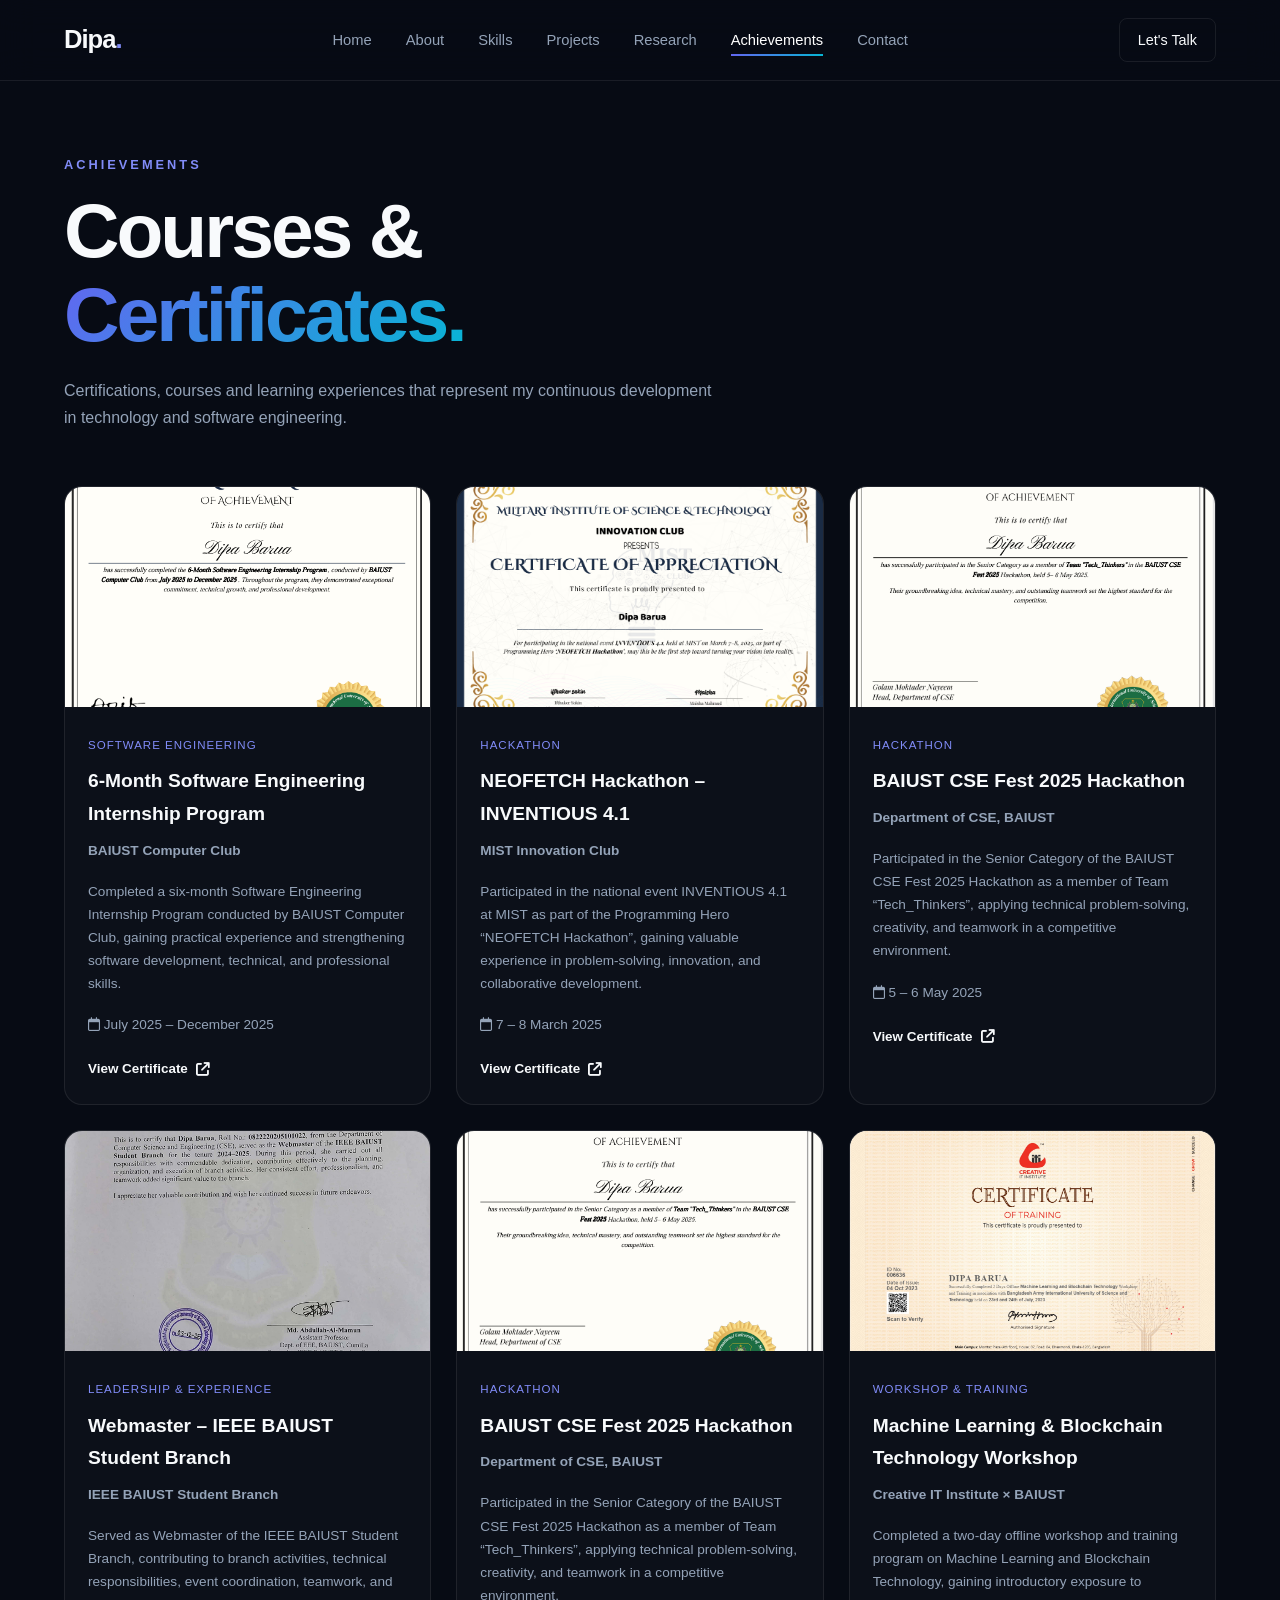
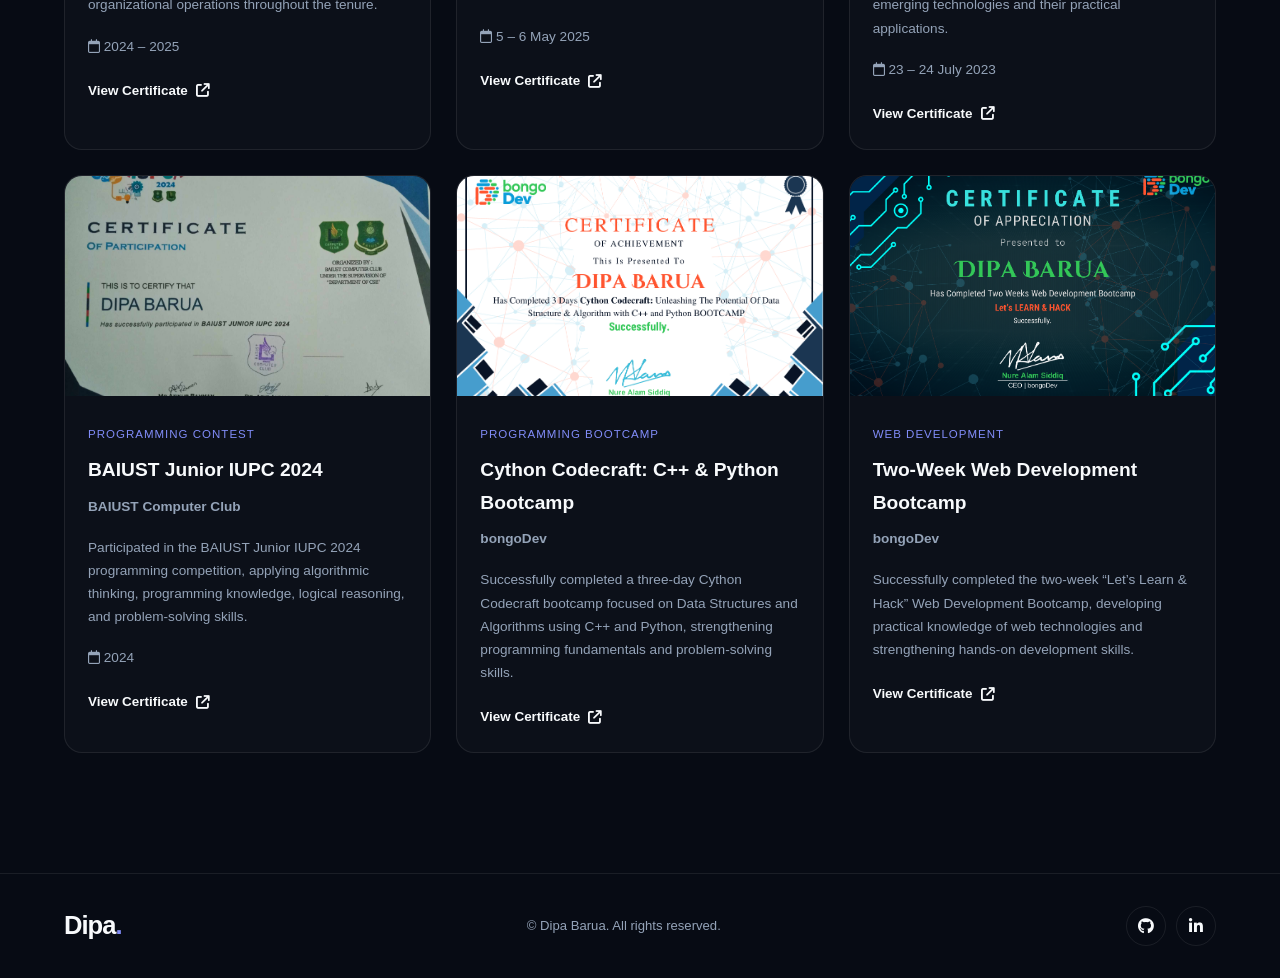
<file: achievement.html>
<!DOCTYPE html>
<html lang="en">

<head>

    <meta charset="UTF-8">

    <meta name="viewport"
          content="width=device-width, initial-scale=1.0">

    <title>
        Achievements | Dipa Barua
    </title>

    <link rel="stylesheet"
          href="style.css">

    <link rel="stylesheet"
          href="https://cdnjs.cloudflare.com/ajax/libs/font-awesome/6.5.2/css/all.min.css">

</head>


<body>


<header class="header">

    <nav class="navbar container">

        <a href="index.html"
           class="logo">

            Dipa<span>.</span>

        </a>


        <ul class="nav-links">

            <li>
                <a href="index.html"
                   class="nav-link">
                    Home
                </a>
            </li>


            <li>
                <a href="index.html#about"
                   class="nav-link">
                    About
                </a>
            </li>


            <li>
                <a href="index.html#skills"
                   class="nav-link">
                    Skills
                </a>
            </li>


            <li>
                <a href="index.html#projects"
                   class="nav-link">
                    Projects
                </a>
            </li>


            <li>
                <a href="research.html"
                   class="nav-link">
                    Research
                </a>
            </li>


            <li>
                <a href="achievement.html"
                   class="nav-link active">
                    Achievements
                </a>
            </li>


            <li>
                <a href="index.html#contact"
                   class="nav-link">
                    Contact
                </a>
            </li>

        </ul>


        <div class="nav-actions">

            <a href="index.html#contact"
               class="nav-contact">
                Let's Talk
            </a>


            <button class="menu-btn"
                    id="menuBtn">

                <i class="fa-solid fa-bars"></i>

            </button>

        </div>

    </nav>

</header>



<main>


    <section class="achievement-page">

        <div class="container">


            <div class="achievement-page-heading">

                <span class="section-tag">
                    ACHIEVEMENTS
                </span>

                <h1>
                    Courses &
                    <span>Certificates.</span>
                </h1>


                <p>

                    Certifications, courses and learning experiences
                    that represent my continuous development in
                    technology and software engineering.

                </p>

            </div>



 <div class="certificate-grid">


    <!-- =====================================
         Certificate 1
         Software Engineering Internship
    ====================================== -->

    <article class="certificate-card">

        <div class="certificate-image">

            <img
                src="images/certificate/bcc_intern.png"
                alt="6-Month Software Engineering Internship Certificate">


            <div class="certificate-overlay">

                <a
                    href="images/certificate/bcc_intern.png"
                    target="_blank"
                    aria-label="View Software Engineering Internship Certificate">

                    <i class="fa-solid fa-eye"></i>

                </a>

            </div>

        </div>


        <div class="certificate-content">

            <span class="certificate-category">
                Software Engineering
            </span>


            <h3>
                6-Month Software Engineering Internship Program
            </h3>


            <p>
                <strong>
                    BAIUST Computer Club
                </strong>
            </p>


            <p>
                Completed a six-month Software Engineering Internship Program
                conducted by BAIUST Computer Club, gaining practical experience
                and strengthening software development, technical, and
                professional skills.
            </p>


            <p>
                <i class="fa-regular fa-calendar"></i>
                July 2025 – December 2025
            </p>


            <a
                href="images/certificate/bcc_intern.png"
                target="_blank"
                class="certificate-link">

                View Certificate

                <i class="fa-solid fa-arrow-up-right-from-square"></i>

            </a>

        </div>

    </article>



    <!-- certificate 2-->
    <article class="certificate-card">

    <div class="certificate-image">

        <img
            src="images/certificate/MIST_hackathon.png"
            alt="MIST NEOFETCH Hackathon Certificate of Appreciation">

        <div class="certificate-overlay">

            <a
                href="images/certificate/MIST_hackathon.png"
                target="_blank"
                aria-label="View MIST NEOFETCH Hackathon Certificate">

                <i class="fa-solid fa-eye"></i>

            </a>

        </div>

    </div>


    <div class="certificate-content">

        <span class="certificate-category">
            Hackathon
        </span>

        <h3>
            NEOFETCH Hackathon – INVENTIOUS 4.1
        </h3>

        <p>
            <strong>
                MIST Innovation Club
            </strong>
        </p>

        <p>
            Participated in the national event INVENTIOUS 4.1 at MIST
            as part of the Programming Hero “NEOFETCH Hackathon”,
            gaining valuable experience in problem-solving,
            innovation, and collaborative development.
        </p>

        <p>
            <i class="fa-regular fa-calendar"></i>
            7 – 8 March 2025
        </p>

        <a
            href="images/certificate/MIST_hackathon.png"
            target="_blank"
            class="certificate-link">

            View Certificate

            <i class="fa-solid fa-arrow-up-right-from-square"></i>

        </a>

    </div>

    </article>
    <!-- =====================================
         Certificate 3
         BAIUST CSE Fest Hackathon
    ====================================== -->

    <article class="certificate-card">

        <div class="certificate-image">

            <img
                src="images/certificate/cse_fest_hackathon.png"
                alt="BAIUST CSE Fest 2025 Hackathon Certificate">


            <div class="certificate-overlay">

                <a
                    href="images/certificate/cse_fest_hackathon.png"
                    target="_blank"
                    aria-label="View BAIUST CSE Fest Hackathon Certificate">

                    <i class="fa-solid fa-eye"></i>

                </a>

            </div>

        </div>


        <div class="certificate-content">

            <span class="certificate-category">
                Hackathon
            </span>


            <h3>
                BAIUST CSE Fest 2025 Hackathon
            </h3>


            <p>
                <strong>
                    Department of CSE, BAIUST
                </strong>
            </p>


            <p>
                Participated in the Senior Category of the BAIUST CSE Fest
                2025 Hackathon as a member of Team “Tech_Thinkers”,
                applying technical problem-solving, creativity,
                and teamwork in a competitive environment.
            </p>


            <p>
                <i class="fa-regular fa-calendar"></i>
                5 – 6 May 2025
            </p>


            <a
                href="images/certificate/cse_fest_hackathon.png"
                target="_blank"
                class="certificate-link">

                View Certificate

                <i class="fa-solid fa-arrow-up-right-from-square"></i>

            </a>

        </div>

    </article>

    <!-- =====================================
         Certificate 4
         IEEE Webmaster Experience
    ====================================== -->

    <article class="certificate-card">

        <div class="certificate-image">

            <img
                src="images/certificate/ieee_experience_cerificate.jfif"
                alt="IEEE BAIUST Student Branch Webmaster Experience Certificate">


            <div class="certificate-overlay">

                <a
                    href="images/certificate/ieee_experience_cerificate.jfif"
                    target="_blank"
                    aria-label="View IEEE Webmaster Experience Certificate">

                    <i class="fa-solid fa-eye"></i>

                </a>

            </div>

        </div>


        <div class="certificate-content">

            <span class="certificate-category">
                Leadership & Experience
            </span>


            <h3>
                Webmaster – IEEE BAIUST Student Branch
            </h3>


            <p>
                <strong>
                    IEEE BAIUST Student Branch
                </strong>
            </p>


            <p>
                Served as Webmaster of the IEEE BAIUST Student Branch,
                contributing to branch activities, technical responsibilities,
                event coordination, teamwork, and organizational operations
                throughout the tenure.
            </p>


            <p>
                <i class="fa-regular fa-calendar"></i>
                2024 – 2025
            </p>


            <a
                href="images/certificate/ieee_experience_cerificate.jfif"
                target="_blank"
                class="certificate-link">

                View Certificate

                <i class="fa-solid fa-arrow-up-right-from-square"></i>

            </a>

        </div>

    </article>



    <!-- =====================================
         Certificate 5
         BAIUST CSE Fest Hackathon
    ====================================== -->

    <article class="certificate-card">

        <div class="certificate-image">

            <img
                src="images/certificate/cse_fest_hackathon.png"
                alt="BAIUST CSE Fest 2025 Hackathon Certificate">


            <div class="certificate-overlay">

                <a
                    href="images/certificate/cse_fest_hackathon.png"
                    target="_blank"
                    aria-label="View BAIUST CSE Fest Hackathon Certificate">

                    <i class="fa-solid fa-eye"></i>

                </a>

            </div>

        </div>


        <div class="certificate-content">

            <span class="certificate-category">
                Hackathon
            </span>


            <h3>
                BAIUST CSE Fest 2025 Hackathon
            </h3>


            <p>
                <strong>
                    Department of CSE, BAIUST
                </strong>
            </p>


            <p>
                Participated in the Senior Category of the BAIUST CSE Fest
                2025 Hackathon as a member of Team “Tech_Thinkers”,
                applying technical problem-solving, creativity,
                and teamwork in a competitive environment.
            </p>


            <p>
                <i class="fa-regular fa-calendar"></i>
                5 – 6 May 2025
            </p>


            <a
                href="images/certificate/cse_fest_hackathon.png"
                target="_blank"
                class="certificate-link">

                View Certificate

                <i class="fa-solid fa-arrow-up-right-from-square"></i>

            </a>

        </div>

    </article>



    <!-- =====================================
         Certificate 6
         ML & Blockchain Workshop
    ====================================== -->

    <article class="certificate-card">

        <div class="certificate-image">

            <img
                src="images/certificate/2days_ml_workshop.png"
                alt="Machine Learning and Blockchain Technology Workshop Certificate">


            <div class="certificate-overlay">

                <a
                    href="images/certificate/2days_ml_workshop.png"
                    target="_blank"
                    aria-label="View Machine Learning and Blockchain Workshop Certificate">

                    <i class="fa-solid fa-eye"></i>

                </a>

            </div>

        </div>


        <div class="certificate-content">

            <span class="certificate-category">
                Workshop & Training
            </span>


            <h3>
                Machine Learning & Blockchain Technology Workshop
            </h3>


            <p>
                <strong>
                    Creative IT Institute × BAIUST
                </strong>
            </p>


            <p>
                Completed a two-day offline workshop and training program
                on Machine Learning and Blockchain Technology, gaining
                introductory exposure to emerging technologies and
                their practical applications.
            </p>


            <p>
                <i class="fa-regular fa-calendar"></i>
                23 – 24 July 2023
            </p>


            <a
                href="images/certificate/2days_ml_workshop.png"
                target="_blank"
                class="certificate-link">

                View Certificate

                <i class="fa-solid fa-arrow-up-right-from-square"></i>

            </a>

        </div>

    </article>
    <!-- =====================================
     Certificate 5
  



<!-- =====================================
     Certificate 7
     BAIUST Junior IUPC 2024
====================================== -->

<article class="certificate-card">

    <div class="certificate-image">

        <img
            src="images/certificate/junior_iupc_2024.jfif"
            alt="BAIUST Junior IUPC 2024 Certificate">

        <div class="certificate-overlay">

            <a
                href="images/certificate/junior_iupc_2024.jfif"
                target="_blank"
                aria-label="View BAIUST Junior IUPC Certificate">

                <i class="fa-solid fa-eye"></i>

            </a>

        </div>

    </div>


    <div class="certificate-content">

        <span class="certificate-category">
            Programming Contest
        </span>

        <h3>
            BAIUST Junior IUPC 2024
        </h3>

        <p>
            <strong>
                BAIUST Computer Club
            </strong>
        </p>

        <p>
            Participated in the BAIUST Junior IUPC 2024 programming
            competition, applying algorithmic thinking,
            programming knowledge, logical reasoning,
            and problem-solving skills.
        </p>

        <p>
            <i class="fa-regular fa-calendar"></i>
            2024
        </p>

        <a
            href="images/certificate/junior_iupc_2024.jfif"
            target="_blank"
            class="certificate-link">

            View Certificate

            <i class="fa-solid fa-arrow-up-right-from-square"></i>

        </a>

    </div>

</article>



<!-- =====================================
     Certificate 8
     Cython Codecraft Bootcamp
====================================== -->

<article class="certificate-card">

    <div class="certificate-image">

        <img
            src="images/certificate/python_c++_bootcamp.png"
            alt="Cython Codecraft C++ and Python Bootcamp Certificate">

        <div class="certificate-overlay">

            <a
                href="images/certificate/python_c++_bootcamp.png"
                target="_blank"
                aria-label="View Cython Codecraft Bootcamp Certificate">

                <i class="fa-solid fa-eye"></i>

            </a>

        </div>

    </div>


    <div class="certificate-content">

        <span class="certificate-category">
            Programming Bootcamp
        </span>

        <h3>
            Cython Codecraft: C++ & Python Bootcamp
        </h3>

        <p>
            <strong>
                bongoDev
            </strong>
        </p>

        <p>
            Successfully completed a three-day Cython Codecraft bootcamp
            focused on Data Structures and Algorithms using C++ and Python,
            strengthening programming fundamentals and problem-solving skills.
        </p>

        <a
            href="images/certificate/python_c++_bootcamp.png"
            target="_blank"
            class="certificate-link">

            View Certificate

            <i class="fa-solid fa-arrow-up-right-from-square"></i>

        </a>

    </div>

</article>



<!-- =====================================
     Certificate 9
     Web Development Bootcamp
====================================== -->

<article class="certificate-card">

    <div class="certificate-image">

        <img
            src="images/certificate/web_development_bootcamp.png"
            alt="Web Development Bootcamp Certificate">

        <div class="certificate-overlay">

            <a
                href="images/certificate/web_development_bootcamp.png"
                target="_blank"
                aria-label="View Web Development Bootcamp Certificate">

                <i class="fa-solid fa-eye"></i>

            </a>

        </div>

    </div>


    <div class="certificate-content">

        <span class="certificate-category">
            Web Development
        </span>

        <h3>
            Two-Week Web Development Bootcamp
        </h3>

        <p>
            <strong>
                bongoDev
            </strong>
        </p>

        <p>
            Successfully completed the two-week “Let’s Learn & Hack”
            Web Development Bootcamp, developing practical knowledge
            of web technologies and strengthening hands-on
            development skills.
        </p>

        <a
            href="images/certificate/web_development_bootcamp.png"
            target="_blank"
            class="certificate-link">

            View Certificate

            <i class="fa-solid fa-arrow-up-right-from-square"></i>

        </a>

    </div>

</article>


</div>

</div>

</section>

</main>



<!-- ================= FOOTER ================= -->

<footer>

    <div class="container footer-content">

        <a
            href="index.html"
            class="logo">

            Dipa<span>.</span>

        </a>


        <p>
            © <span id="year"></span>
            Dipa Barua. All rights reserved.
        </p>


        <div class="footer-social">

            <a
                href="https://github.com/dipabarua22"
                target="_blank"
                aria-label="GitHub">

                <i class="fa-brands fa-github"></i>

            </a>


            <a
                href="https://www.linkedin.com/in/dipa-barua-387071303/"
                target="_blank"
                aria-label="LinkedIn">

                <i class="fa-brands fa-linkedin-in"></i>

            </a>

        </div>

    </div>

</footer>


<script src="script.js"></script>

</body>

</html>
</file>
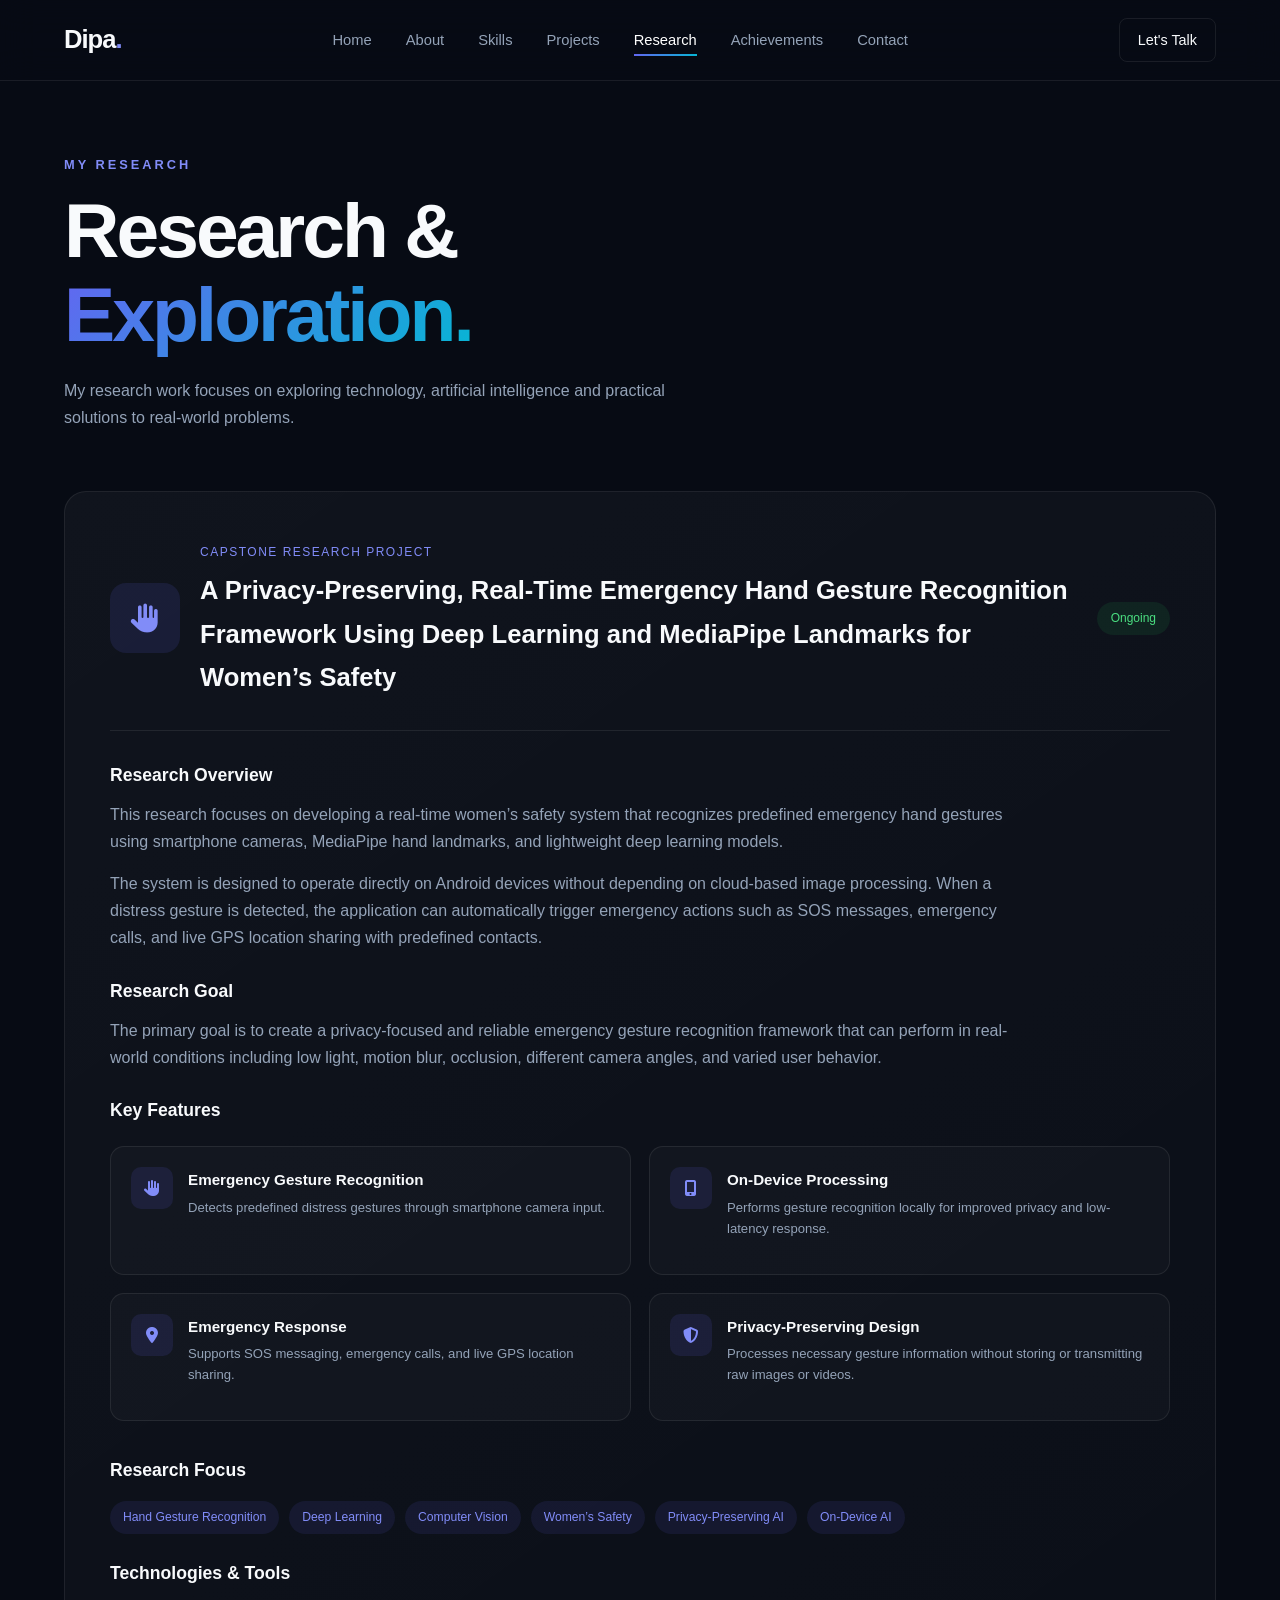
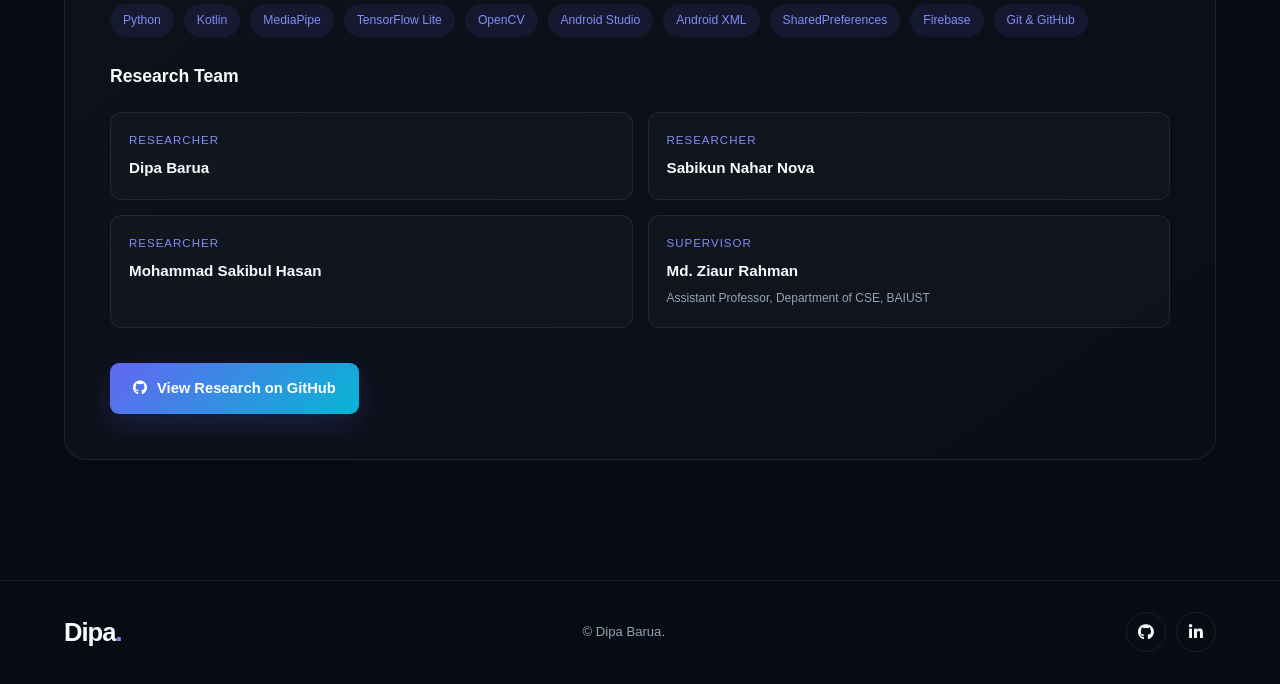
<file: research.html>
<!DOCTYPE html>
<html lang="en">

<head>

    <meta charset="UTF-8">

    <meta name="viewport"
          content="width=device-width, initial-scale=1.0">

    <title>Research | Dipa Barua</title>

    <link rel="stylesheet" href="style.css">

    <link rel="stylesheet"
          href="https://cdnjs.cloudflare.com/ajax/libs/font-awesome/6.5.2/css/all.min.css">

</head>

<body>


    <!-- ================= NAVBAR ================= -->

    <header class="header">

        <nav class="navbar container">

            <a href="index.html"
               class="logo">

                Dipa<span>.</span>

            </a>


            <ul class="nav-links">

                <li>
                    <a href="index.html"
                       class="nav-link">
                        Home
                    </a>
                </li>

                <li>
                    <a href="index.html#about"
                       class="nav-link">
                        About
                    </a>
                </li>

                <li>
                    <a href="index.html#skills"
                       class="nav-link">
                        Skills
                    </a>
                </li>

                <li>
                    <a href="index.html#projects"
                       class="nav-link">
                        Projects
                    </a>
                </li>

                <li>
                    <a href="research.html"
                       class="nav-link active">
                        Research
                    </a>
                </li>

                <li>
                    <a href="achievement.html"
                       class="nav-link">
                        Achievements
                    </a>
                </li>

                <li>
                    <a href="index.html#contact"
                       class="nav-link">
                        Contact
                    </a>
                </li>

            </ul>


            <div class="nav-actions">

                <a href="index.html#contact"
                   class="nav-contact">
                    Let's Talk
                </a>

                <button class="menu-btn"
                        id="menuBtn">

                    <i class="fa-solid fa-bars"></i>

                </button>

            </div>

        </nav>

    </header>



    <!-- ================= RESEARCH PAGE ================= -->

    <main>

        <section class="research-page">

            <div class="container">


                <!-- Page heading -->

                <div class="research-page-heading">

                    <span class="section-tag">
                        MY RESEARCH
                    </span>

                    <h1>
                        Research &
                        <span>Exploration.</span>
                    </h1>

                    <p>

                        My research work focuses on exploring
                        technology, artificial intelligence and
                        practical solutions to real-world problems.

                    </p>

                </div>



                <article class="research-full-card">

    <div class="research-card-top">

        <div class="research-icon">

            <i class="fa-solid fa-hand"></i>

        </div>


        <div>

            <span class="research-label">
                Capstone Research Project
            </span>

            <h2>
                A Privacy-Preserving, Real-Time Emergency Hand Gesture Recognition
                Framework Using Deep Learning and MediaPipe Landmarks for Women’s Safety
            </h2>

        </div>


        <span class="research-status">
            Ongoing
        </span>

    </div>


    <div class="research-body">

        <h3>
            Research Overview
        </h3>

        <p>
            This research focuses on developing a real-time women’s safety
            system that recognizes predefined emergency hand gestures using
            smartphone cameras, MediaPipe hand landmarks, and lightweight
            deep learning models.
        </p>

        <p>
            The system is designed to operate directly on Android devices
            without depending on cloud-based image processing. When a distress
            gesture is detected, the application can automatically trigger
            emergency actions such as SOS messages, emergency calls, and
            live GPS location sharing with predefined contacts.
        </p>


        <h3>
            Research Goal
        </h3>

        <p>
            The primary goal is to create a privacy-focused and reliable
            emergency gesture recognition framework that can perform in
            real-world conditions including low light, motion blur,
            occlusion, different camera angles, and varied user behavior.
        </p>


        <h3>
            Key Features
        </h3>

        <div class="research-feature-grid">

            <div class="research-feature">

                <i class="fa-solid fa-hand"></i>

                <div>
                    <h4>Emergency Gesture Recognition</h4>
                    <p>
                        Detects predefined distress gestures through
                        smartphone camera input.
                    </p>
                </div>

            </div>


            <div class="research-feature">

                <i class="fa-solid fa-mobile-screen-button"></i>

                <div>
                    <h4>On-Device Processing</h4>
                    <p>
                        Performs gesture recognition locally for
                        improved privacy and low-latency response.
                    </p>
                </div>

            </div>


            <div class="research-feature">

                <i class="fa-solid fa-location-dot"></i>

                <div>
                    <h4>Emergency Response</h4>
                    <p>
                        Supports SOS messaging, emergency calls,
                        and live GPS location sharing.
                    </p>
                </div>

            </div>


            <div class="research-feature">

                <i class="fa-solid fa-shield-halved"></i>

                <div>
                    <h4>Privacy-Preserving Design</h4>
                    <p>
                        Processes necessary gesture information
                        without storing or transmitting raw images
                        or videos.
                    </p>
                </div>

            </div>

        </div>


        <h3>
            Research Focus
        </h3>

        <div class="research-tech">

            <span>Hand Gesture Recognition</span>

            <span>Deep Learning</span>

            <span>Computer Vision</span>

            <span>Women’s Safety</span>

            <span>Privacy-Preserving AI</span>

            <span>On-Device AI</span>

        </div>


        <h3>
            Technologies & Tools
        </h3>

        <div class="research-tech">

            <span>Python</span>

            <span>Kotlin</span>

            <span>MediaPipe</span>

            <span>TensorFlow Lite</span>

            <span>OpenCV</span>

            <span>Android Studio</span>

            <span>Android XML</span>

            <span>SharedPreferences</span>

            <span>Firebase</span>

            <span>Git & GitHub</span>

        </div>


        <h3>
            Research Team
        </h3>

        <div class="research-team">

            <div>
                <span>Researcher</span>
                <strong>Dipa Barua</strong>
            </div>

            <div>
                <span>Researcher</span>
                <strong>Sabikun Nahar Nova</strong>
            </div>

            <div>
                <span>Researcher</span>
                <strong>Mohammad Sakibul Hasan</strong>
            </div>

            <div>
                <span>Supervisor</span>
                <strong>Md. Ziaur Rahman</strong>
                <small>
                    Assistant Professor, Department of CSE, BAIUST
                </small>
            </div>

        </div>


        <div class="research-actions">

            <a
                href="https://github.com/dipabarua22/safety_hand_gesture_project.git"
                target="_blank"
                class="btn primary-btn">

                <i class="fa-brands fa-github"></i>

                View Research on GitHub

            </a>

        </div>

    </div>

</article>

            </div>

        </section>

    </main>



    <!-- ================= FOOTER ================= -->

    <footer>

        <div class="container footer-content">

            <a href="index.html"
               class="logo">

                Dipa<span>.</span>

            </a>

            <p>
                © <span id="year"></span>
                Dipa Barua.
            </p>


            <div class="footer-social">

                <a href="https://github.com/dipabarua22"
                   target="_blank">

                    <i class="fa-brands fa-github"></i>

                </a>


                <a href="https://www.linkedin.com/in/dipa-barua-387071303/"
                   target="_blank">

                    <i class="fa-brands fa-linkedin-in"></i>

                </a>

            </div>

        </div>

    </footer>


    <script src="script.js"></script>

</body>

</html>
</file>
<file: style.css>
/* =========================
   ROOT
========================= */

:root {
    --bg: #070b14;
    --bg-secondary: #0b1120;
    --card: rgba(17, 24, 39, 0.75);

    --primary: #6366f1;
    --primary-light: #818cf8;
    --secondary: #06b6d4;

    --text: #f8fafc;
    --text-secondary: #94a3b8;

    --border: rgba(255, 255, 255, 0.08);

    --gradient:
        linear-gradient(
            135deg,
            #6366f1,
            #06b6d4
        );

    --container: 1180px;

    --transition: 0.3s ease;
}


/* =========================
   RESET
========================= */

* {
    margin: 0;
    padding: 0;
    box-sizing: border-box;
}

html {
    scroll-behavior: smooth;
    scroll-padding-top: 90px;
}

body {
    font-family:
        Inter,
        "Segoe UI",
        sans-serif;

    background: var(--bg);
    color: var(--text);

    line-height: 1.7;
    overflow-x: hidden;
}

img {
    max-width: 100%;
    display: block;
}

a {
    text-decoration: none;
    color: inherit;
}

button,
input,
textarea {
    font: inherit;
}

button {
    border: none;
}

::selection {
    background: var(--primary);
    color: white;
}


/* =========================
   SCROLLBAR
========================= */

::-webkit-scrollbar {
    width: 8px;
}

::-webkit-scrollbar-track {
    background: var(--bg);
}

::-webkit-scrollbar-thumb {
    background: var(--primary);
    border-radius: 20px;
}


/* =========================
   GENERAL
========================= */

.container {
    width: min(90%, var(--container));
    margin-inline: auto;
}

.section {
    padding: 120px 0;
    position: relative;
}

.section-heading {
    max-width: 700px;
    margin-bottom: 60px;
}

.section-heading.center {
    margin-inline: auto;
    text-align: center;
    margin-bottom: 60px;
}

.section-tag {
    display: inline-block;

    color: var(--primary-light);

    font-size: 0.8rem;
    font-weight: 700;

    letter-spacing: 3px;

    margin-bottom: 12px;
}

.section-heading h2,
.contact-left h2 {
    font-size: clamp(
        2.2rem,
        5vw,
        3.5rem
    );

    line-height: 1.2;

    letter-spacing: -2px;
}

.section-heading h2 span,
.contact-left h2 span {
    background: var(--gradient);
    background-clip: text;
    -webkit-background-clip: text;
    color: transparent;
}

.section-heading p {
    color: var(--text-secondary);
    margin-top: 18px;
}


/* =========================
   BACKGROUND BLOBS
========================= */

.background-blur {
    position: fixed;

    width: 450px;
    height: 450px;

    border-radius: 50%;

    filter: blur(160px);

    opacity: 0.14;

    pointer-events: none;

    z-index: -1;
}

.blur-1 {
    background: var(--primary);

    top: -100px;
    left: -100px;
}

.blur-2 {
    background: var(--secondary);

    bottom: -120px;
    right: -100px;
}


/* =========================
   NAVBAR
========================= */

.header {
    position: fixed;

    width: 100%;

    top: 0;
    left: 0;

    z-index: 1000;

    background: rgba(7, 11, 20, 0.75);

    backdrop-filter: blur(18px);

    border-bottom: 1px solid var(--border);
}

.navbar {
    height: 80px;

    display: flex;
    justify-content: space-between;
    align-items: center;
}

.logo {
    font-size: 1.6rem;
    font-weight: 800;

    letter-spacing: -1px;
}

.logo span {
    color: var(--primary-light);
}

.nav-links {
    list-style: none;

    display: flex;
    align-items: center;

    gap: 34px;
}

.nav-link {
    position: relative;

    font-size: 0.92rem;

    color: var(--text-secondary);

    transition: var(--transition);
}

.nav-link::after {
    content: "";

    position: absolute;

    height: 2px;
    width: 0;

    bottom: -8px;
    left: 0;

    background: var(--gradient);

    transition: var(--transition);
}

.nav-link:hover,
.nav-link.active {
    color: white;
}

.nav-link:hover::after,
.nav-link.active::after {
    width: 100%;
}

.nav-actions {
    display: flex;
    align-items: center;
    gap: 16px;
}

.nav-contact {
    padding: 9px 18px;

    border: 1px solid var(--border);

    border-radius: 8px;

    font-size: 0.9rem;

    transition: var(--transition);
}

.nav-contact:hover {
    background: var(--primary);
    border-color: var(--primary);
}

.menu-btn {
    display: none;

    background: transparent;

    color: white;

    font-size: 1.5rem;

    cursor: pointer;
}


/* =========================
   HERO
========================= */

.hero {
    min-height: 100vh;

    display: flex;
    align-items: center;

    padding-top: 120px;
}

.hero-container {
    display: grid;

    grid-template-columns:
        1.1fr 0.9fr;

    align-items: center;

    gap: 80px;
}

.hero-badge {
    display: inline-flex;
    align-items: center;
    gap: 10px;

    padding: 8px 14px;

    border: 1px solid var(--border);

    border-radius: 50px;

    background: rgba(
        255,
        255,
        255,
        0.04
    );

    color: var(--text-secondary);

    font-size: 0.85rem;

    margin-bottom: 24px;
}

.status-dot {
    width: 8px;
    height: 8px;

    background: #22c55e;

    border-radius: 50%;

    box-shadow:
        0 0 0 5px
        rgba(34, 197, 94, 0.1);

    animation: pulse 2s infinite;
}

@keyframes pulse {
    50% {
        box-shadow:
            0 0 0 8px
            rgba(34, 197, 94, 0);
    }
}

.hero-intro {
    color: var(--text-secondary);

    font-size: 1.1rem;
}

.hero h1 {
    font-size: clamp(
        3.8rem,
        8vw,
        6.8rem
    );

    line-height: 1;

    letter-spacing: -5px;

    margin: 8px 0 20px;
}

.hero h1 span {
    background: var(--gradient);

    -webkit-background-clip: text;
    background-clip: text;

    color: transparent;
}

.hero-role {
    font-size: clamp(
        1.4rem,
        3vw,
        2rem
    );

    margin-bottom: 22px;

    font-weight: 500;
}

#typingText {
    color: var(--primary-light);

    font-weight: 700;
}

.typing-cursor {
    color: var(--secondary);

    animation:
        cursorBlink 0.8s infinite;
}

@keyframes cursorBlink {
    50% {
        opacity: 0;
    }
}

.hero-description {
    max-width: 620px;

    color: var(--text-secondary);

    font-size: 1.05rem;
}

.hero-buttons {
    display: flex;
    flex-wrap: wrap;

    gap: 15px;

    margin-top: 35px;
}


/* =========================
   BUTTON
========================= */

.btn {
    display: inline-flex;

    align-items: center;
    justify-content: center;

    gap: 10px;

    padding: 13px 23px;

    border-radius: 9px;

    font-weight: 600;

    font-size: 0.92rem;

    cursor: pointer;

    transition: var(--transition);
}

.primary-btn {
    background: var(--gradient);

    color: white;

    box-shadow:
        0 10px 30px
        rgba(99, 102, 241, 0.2);
}

.primary-btn:hover {
    transform: translateY(-3px);

    box-shadow:
        0 15px 40px
        rgba(99, 102, 241, 0.4);
}

.secondary-btn {
    border: 1px solid var(--border);

    background:
        rgba(255, 255, 255, 0.03);
}

.secondary-btn:hover {
    border-color: var(--primary);
    color: var(--primary-light);

    transform: translateY(-3px);
}


/* =========================
   SOCIAL
========================= */

.hero-social {
    margin-top: 38px;

    display: flex;
    align-items: center;

    gap: 12px;
}

.hero-social span {
    color: var(--text-secondary);

    font-size: 0.85rem;
}

.hero-social a,
.footer-social a {
    display: grid;
    place-items: center;

    width: 40px;
    height: 40px;

    border: 1px solid var(--border);

    border-radius: 50%;

    transition: var(--transition);
}

.hero-social a:hover,
.footer-social a:hover {
    background: var(--primary);

    border-color: var(--primary);

    transform: translateY(-4px);
}


/* =========================
   HERO IMAGE
========================= */

.hero-image-wrapper {
    position: relative;

    width: min(
        100%,
        450px
    );

    margin-inline: auto;
}

.hero-image-bg {
    position: absolute;

    width: 100%;
    height: 100%;

    border-radius:
        45% 55% 40% 60% /
        55% 45% 55% 45%;

    background: var(--gradient);

    filter: blur(1px);

    animation:
        morph 8s ease-in-out infinite;
}

@keyframes morph {
    0%,
    100% {
        border-radius:
            45% 55% 40% 60% /
            55% 45% 55% 45%;
    }

    50% {
        border-radius:
            60% 40% 55% 45% /
            40% 60% 45% 55%;
    }
}

.hero-image {
    position: relative;

    margin: 10px;

    overflow: hidden;

    border-radius:
        45% 55% 40% 60% /
        55% 45% 55% 45%;

    background: #111827;

    animation:
        morph 8s ease-in-out infinite;
}

.hero-image img {
    width: 100%;
    aspect-ratio: 1 / 1.08;
    object-fit: cover;

    /* Profile image zoom */
    transform: scale(1.12);

    /* Image position */
    object-position: center center;
}

.floating-card {
    position: absolute;

    display: flex;
    align-items: center;

    gap: 10px;

    padding: 12px 16px;

    border: 1px solid var(--border);

    border-radius: 12px;

    background:
        rgba(15, 23, 42, 0.85);

    backdrop-filter: blur(15px);

    box-shadow:
        0 10px 30px
        rgba(0, 0, 0, 0.25);

    animation:
        floating 4s ease-in-out infinite;
}

.floating-card i {
    font-size: 1.4rem;

    color: var(--primary-light);
}

.floating-card small {
    display: block;

    color: var(--text-secondary);

    font-size: 0.65rem;
}

.floating-card strong {
    font-size: 0.78rem;
}

.code-card {
    left: -45px;
    top: 25%;
}

.ai-card {
    right: -40px;
    bottom: 15%;

    animation-delay: 1s;
}

@keyframes floating {
    50% {
        transform:
            translateY(-12px);
    }
}


/* =========================
   ABOUT
========================= */

.about {
    background:
        rgba(
            255,
            255,
            255,
            0.015
        );
}

.about-container {
    display: grid;

    grid-template-columns:
        0.85fr 1.15fr;

    gap: 80px;

    align-items: center;
}

.about-image {
    position: relative;
}

.about-image::before {
    content: "";

    position: absolute;

    width: 70%;
    height: 70%;

    left: -20px;
    bottom: -20px;

    border: 2px solid var(--primary);

    border-radius: 20px;

    z-index: -1;
}

.about-image img {
    border-radius: 20px;

    width: 100%;

    min-height: 450px;

    object-fit: cover;

    filter:
        saturate(0.85);
}

.about-content > p {
    color: var(--text-secondary);

    margin-bottom: 18px;
}

.about-content strong {
    color: white;
}

.about-info {
    display: grid;

    grid-template-columns:
        repeat(2, 1fr);

    gap: 15px;

    margin:
        35px 0;
}

.about-info > div {
    padding: 16px;

    border: 1px solid var(--border);

    border-radius: 10px;

    background:
        rgba(
            255,
            255,
            255,
            0.02
        );
}

.about-info span {
    color: var(--text-secondary);

    font-size: 0.75rem;
}

.about-info p {
    color: white;

    font-size: 0.92rem;

    margin-top: 3px;
}


/* =========================
   SKILLS
========================= */

.skills-grid {
    display: grid;

    grid-template-columns:
        repeat(4, 1fr);

    gap: 20px;
}

.skill-card {
    padding: 30px 20px;

    text-align: center;

    border: 1px solid var(--border);

    border-radius: 16px;

    background:
        linear-gradient(
            145deg,
            rgba(255, 255, 255, 0.04),
            rgba(255, 255, 255, 0.01)
        );

    transition:
        transform 0.35s ease,
        border-color 0.35s ease,
        background 0.35s ease;
}

.skill-card:hover {
    transform:
        translateY(-10px);

    border-color:
        rgba(99, 102, 241, 0.8);

    background:
        rgba(99, 102, 241, 0.07);
}

.skill-card img {
    width: 55px;
    height: 55px;

    object-fit: contain;

    margin:
        0 auto 16px;
}

.skill-card h3 {
    font-size: 1rem;

    margin-bottom: 5px;
}

.skill-card p {
    font-size: 0.78rem;

    color: var(--text-secondary);
}


/* =========================
   PROJECT
========================= */

.projects {
    background:
        rgba(
            255,
            255,
            255,
            0.015
        );
}

.projects-grid {
    display: grid;

    grid-template-columns:
        repeat(2, 1fr);

    gap: 30px;
}

.project-card {
    overflow: hidden;

    border-radius: 18px;

    border: 1px solid var(--border);

    background:
        rgba(
            255,
            255,
            255,
            0.025
        );

    transition:
        transform 0.4s ease,
        border-color 0.4s ease;
}

.project-card:hover {
    transform: translateY(-8px);

    border-color:
        rgba(99, 102, 241, 0.5);
}

.project-image {
    position: relative;

    height: 280px;

    overflow: hidden;
}

.project-image img {
    width: 100%;
    height: 100%;

    object-fit: cover;

    transition:
        transform 0.6s ease;
}

.project-card:hover
.project-image img {
    transform: scale(1.07);
}

.project-overlay {
    position: absolute;

    inset: 0;

    display: grid;
    place-items: center;

    opacity: 0;

    background:
        rgba(7, 11, 20, 0.6);

    backdrop-filter: blur(3px);

    transition: var(--transition);
}

.project-card:hover
.project-overlay {
    opacity: 1;
}

.project-overlay a {
    display: grid;
    place-items: center;

    width: 55px;
    height: 55px;

    border-radius: 50%;

    background: white;
    color: #080b14;

    font-size: 1.4rem;

    transform: scale(0.7);

    transition: var(--transition);
}

.project-card:hover
.project-overlay a {
    transform: scale(1);
}

.project-content {
    padding: 27px;
}

.project-number {
    color: var(--primary-light);

    font-weight: 700;

    font-size: 0.8rem;

    letter-spacing: 2px;
}

.project-content h3 {
    margin:
        10px 0 12px;

    font-size: 1.4rem;
}

.project-content p {
    color: var(--text-secondary);

    font-size: 0.9rem;
}

.project-tech {
    display: flex;
    flex-wrap: wrap;

    gap: 8px;

    margin:
        20px 0;
}

.project-tech span {
    padding:
        5px 10px;

    font-size: 0.72rem;

    border-radius: 50px;

    background:
        rgba(99, 102, 241, 0.1);

    color:
        var(--primary-light);
}

.project-link {
    display: inline-flex;

    align-items: center;

    gap: 8px;

    font-size: 0.85rem;

    font-weight: 600;

    transition: var(--transition);
}

.project-link:hover {
    color:
        var(--primary-light);
}


/* =========================
   CONTACT
========================= */

.contact-wrapper {
    display: grid;

    grid-template-columns:
        0.9fr 1.1fr;

    gap: 70px;

    padding: 50px;

    border-radius: 24px;

    border:
        1px solid var(--border);

    background:
        rgba(
            255,
            255,
            255,
            0.025
        );
}

.contact-left h2 {
    margin-bottom: 20px;
}

.contact-left > p {
    color:
        var(--text-secondary);

    margin-bottom: 35px;
}

.contact-details {
    display: flex;

    flex-direction: column;

    gap: 20px;
}

.contact-details > a,
.contact-details > div {
    display: flex;

    align-items: center;

    gap: 15px;
}

.contact-details i {
    width: 45px;
    height: 45px;

    display: grid;
    place-items: center;

    border-radius: 10px;

    background:
        rgba(
            99,
            102,
            241,
            0.12
        );

    color:
        var(--primary-light);
}

.contact-details small {
    display: block;

    color:
        var(--text-secondary);
}

.contact-details span {
    font-size: 0.9rem;
}


/* =========================
   FORM
========================= */

.contact-form-wrapper {
    padding: 30px;

    border-radius: 16px;

    background:
        rgba(
            255,
            255,
            255,
            0.025
        );

    border:
        1px solid var(--border);
}

.input-group {
    margin-bottom: 17px;
}

.input-group label {
    display: block;

    margin-bottom: 7px;

    font-size: 0.8rem;

    color:
        var(--text-secondary);
}

.input-group input,
.input-group textarea {
    width: 100%;

    padding:
        13px 15px;

    border-radius: 8px;

    border:
        1px solid var(--border);

    outline: none;

    background:
        rgba(
            255,
            255,
            255,
            0.035
        );

    color: white;

    transition: var(--transition);
}

.input-group input::placeholder,
.input-group textarea::placeholder {
    color: #64748b;
}

.input-group input:focus,
.input-group textarea:focus {
    border-color:
        var(--primary);

    box-shadow:
        0 0 0 3px
        rgba(
            99,
            102,
            241,
            0.08
        );
}

textarea {
    resize: vertical;
}

.submit-btn {
    width: 100%;
}


/* =========================
   FOOTER
========================= */

footer {
    border-top:
        1px solid var(--border);

    padding:
        30px 0;
}

.footer-content {
    display: flex;

    align-items: center;
    justify-content: space-between;

    gap: 20px;
}

.footer-content p {
    color:
        var(--text-secondary);

    font-size: 0.82rem;
}

.footer-social {
    display: flex;

    gap: 10px;
}


/* =========================
   SCROLL TOP
========================= */

.scroll-top {
    position: fixed;

    right: 25px;
    bottom: 25px;

    width: 44px;
    height: 44px;

    border-radius: 10px;

    background:
        var(--gradient);

    color: white;

    display: grid;
    place-items: center;

    cursor: pointer;

    opacity: 0;
    visibility: hidden;

    transform:
        translateY(15px);

    transition:
        var(--transition);

    z-index: 500;
}

.scroll-top.show {
    opacity: 1;
    visibility: visible;

    transform:
        translateY(0);
}


/* =========================
   SCROLL REVEAL
========================= */

.reveal {
    opacity: 0;

    transform:
        translateY(35px);

    transition:
        opacity 0.8s ease,
        transform 0.8s ease;
}

.reveal.show {
    opacity: 1;

    transform:
        translateY(0);
}


/* =========================
   RESPONSIVE
========================= */

@media (max-width: 992px) {

    .hero-container {
        grid-template-columns:
            1fr;

        text-align: center;
    }

    .hero-content {
        order: 2;
    }

    .hero-image-wrapper {
        order: 1;

        max-width: 350px;
    }

    .hero-description {
        margin-inline: auto;
    }

    .hero-buttons,
    .hero-social {
        justify-content: center;
    }

    .about-container {
        grid-template-columns:
            1fr;

        gap: 50px;
    }

    .about-image {
        max-width: 550px;

        margin-inline: auto;
    }

    .skills-grid {
        grid-template-columns:
            repeat(2, 1fr);
    }

    .projects-grid {
        grid-template-columns:
            1fr;
    }

    .contact-wrapper {
        grid-template-columns:
            1fr;

        padding: 35px;
    }
}


@media (max-width: 768px) {

    .section {
        padding: 90px 0;
    }

    .nav-links {
        position: absolute;

        width: 100%;

        left: 0;
        top: 80px;

        padding: 30px;

        flex-direction: column;

        background:
            rgba(
                7,
                11,
                20,
                0.98
            );

        border-bottom:
            1px solid
            var(--border);

        transform:
            translateY(-150%);

        opacity: 0;

        pointer-events: none;

        transition:
            0.35s ease;
    }

    .nav-links.open {
        transform:
            translateY(0);

        opacity: 1;

        pointer-events: auto;
    }

    .menu-btn {
        display: block;
    }

    .nav-contact {
        display: none;
    }

    .hero {
        min-height: auto;

        padding-top: 140px;
    }

    .hero h1 {
        letter-spacing: -3px;
    }

    .code-card {
        left: -15px;
    }

    .ai-card {
        right: -15px;
    }

    .about-info {
        grid-template-columns: 1fr;
    }

    .project-image {
        height: 220px;
    }

    .footer-content {
        flex-direction: column;

        text-align: center;
    }
}


@media (max-width: 520px) {

    .skills-grid {
        grid-template-columns:
            repeat(2, 1fr);

        gap: 12px;
    }

    .skill-card {
        padding:
            22px 10px;
    }

    .hero-image-wrapper {
        max-width: 280px;
    }

    .floating-card {
        display: none;
    }

    .hero-buttons {
        flex-direction: column;
    }

    .hero-buttons .btn {
        width: 100%;
    }

    .contact-wrapper {
        padding: 22px;
    }

    .contact-form-wrapper {
        padding: 20px;
    }
}
/* =========================
   RESEARCH PAGE
========================= */

.research-page {
    min-height: 100vh;

    padding:
        150px 0 120px;
}


.research-page-heading {
    max-width: 800px;

    margin-bottom: 60px;
}


.research-page-heading h1 {
    font-size:
        clamp(2.8rem, 6vw, 5rem);

    line-height: 1.1;

    letter-spacing: -3px;

    margin-bottom: 20px;
}


.research-page-heading h1 span {
    background: var(--gradient);

    background-clip: text;

    -webkit-background-clip: text;

    color: transparent;
}


.research-page-heading p {
    color: var(--text-secondary);

    max-width: 650px;
}


.research-full-card {
    border:
        1px solid var(--border);

    border-radius: 22px;

    padding: 45px;

    background:
        linear-gradient(
            145deg,
            rgba(255,255,255,0.04),
            rgba(255,255,255,0.015)
        );

    transition: 0.4s ease;
}


.research-full-card:hover {
    border-color:
        rgba(99,102,241,0.5);

    transform:
        translateY(-5px);
}


.research-card-top {
    display: flex;

    align-items: center;

    gap: 20px;

    padding-bottom: 30px;

    margin-bottom: 30px;

    border-bottom:
        1px solid var(--border);
}


.research-icon {
    width: 70px;
    height: 70px;

    display: grid;

    place-items: center;

    flex-shrink: 0;

    border-radius: 16px;

    background:
        rgba(99,102,241,0.12);

    color: var(--primary-light);

    font-size: 1.8rem;
}


.research-label {
    color: var(--primary-light);

    font-size: 0.75rem;

    text-transform: uppercase;

    letter-spacing: 1.5px;
}


.research-card-top h2 {
    margin-top: 5px;

    font-size: 1.6rem;
}


.research-status {
    margin-left: auto;

    padding: 6px 14px;

    border-radius: 50px;

    background:
        rgba(34,197,94,0.1);

    color: #4ade80;

    font-size: 0.75rem;
}


.research-body h3 {
    font-size: 1.1rem;

    margin:
        25px 0 10px;
}


.research-body p {
    color: var(--text-secondary);

    max-width: 900px;

    margin-bottom: 15px;
}


.research-tech {
    display: flex;

    flex-wrap: wrap;

    gap: 10px;

    margin-top: 15px;
}


.research-tech span {
    padding:
        6px 13px;

    border-radius: 50px;

    background:
        rgba(99,102,241,0.1);

    color: var(--primary-light);

    font-size: 0.76rem;
}


.research-actions {
    margin-top: 35px;
}


/* =========================
   ACHIEVEMENT PAGE
========================= */

.achievement-page {
    min-height: 100vh;

    padding:
        150px 0 120px;
}


.achievement-page-heading {
    max-width: 750px;

    margin-bottom: 55px;
}


.achievement-page-heading h1 {
    font-size:
        clamp(2.8rem, 6vw, 5rem);

    line-height: 1.1;

    letter-spacing: -3px;

    margin-bottom: 20px;
}


.achievement-page-heading h1 span {
    background: var(--gradient);

    background-clip: text;

    -webkit-background-clip: text;

    color: transparent;
}


.achievement-page-heading p {
    color: var(--text-secondary);

    max-width: 650px;
}


/* =========================
   RESEARCH FEATURES
========================= */

.research-feature-grid {
    display: grid;
    grid-template-columns: repeat(2, 1fr);
    gap: 18px;
    margin: 20px 0 35px;
}

.research-feature {
    display: flex;
    align-items: flex-start;
    gap: 15px;

    padding: 20px;

    border: 1px solid var(--border);
    border-radius: 14px;

    background: rgba(255, 255, 255, 0.025);

    transition: 0.3s ease;
}

.research-feature:hover {
    transform: translateY(-4px);

    border-color: rgba(99, 102, 241, 0.5);

    background: rgba(99, 102, 241, 0.05);
}

.research-feature i {
    width: 42px;
    height: 42px;

    flex-shrink: 0;

    display: grid;
    place-items: center;

    border-radius: 10px;

    background: rgba(99, 102, 241, 0.12);

    color: var(--primary-light);
}

.research-feature h4 {
    font-size: 0.95rem;
    margin-bottom: 4px;
}

.research-feature p {
    font-size: 0.82rem;
    color: var(--text-secondary);
    line-height: 1.6;
}


/* =========================
   RESEARCH TEAM
========================= */

.research-team {
    display: grid;

    grid-template-columns:
        repeat(2, 1fr);

    gap: 15px;

    margin:
        20px 0 35px;
}

.research-team > div {
    padding: 18px;

    border-radius: 12px;

    border:
        1px solid var(--border);

    background:
        rgba(255, 255, 255, 0.025);
}

.research-team span {
    display: block;

    color: var(--primary-light);

    font-size: 0.72rem;

    text-transform: uppercase;

    letter-spacing: 1px;

    margin-bottom: 5px;
}

.research-team strong {
    display: block;

    font-size: 0.95rem;
}

.research-team small {
    display: block;

    color: var(--text-secondary);

    margin-top: 4px;

    font-size: 0.75rem;
}


/* =========================
   RESEARCH RESPONSIVE
========================= */

@media (max-width: 768px) {

    .research-feature-grid {
        grid-template-columns: 1fr;
    }

    .research-team {
        grid-template-columns: 1fr;
    }

}

.certificate-grid {
    display: grid;

    grid-template-columns:
        repeat(3, 1fr);

    gap: 25px;
}


.certificate-card {
    overflow: hidden;

    border:
        1px solid var(--border);

    border-radius: 18px;

    background:
        rgba(255,255,255,0.025);

    transition: 0.4s ease;
}


.certificate-card:hover {
    transform:
        translateY(-8px);

    border-color:
        rgba(99,102,241,0.5);
}


.certificate-image {
    position: relative;

    height: 220px;

    overflow: hidden;

    background: white;
}


.certificate-image img {
    width: 100%;
    height: 100%;

    object-fit: cover;

    transition: 0.5s ease;
}


.certificate-card:hover
.certificate-image img {

    transform: scale(1.05);
}


.certificate-overlay {
    position: absolute;

    inset: 0;

    display: grid;

    place-items: center;

    background:
        rgba(7,11,20,0.65);

    opacity: 0;

    transition: 0.3s ease;
}


.certificate-card:hover
.certificate-overlay {

    opacity: 1;
}


.certificate-overlay a {
    width: 50px;
    height: 50px;

    display: grid;

    place-items: center;

    border-radius: 50%;

    background: white;

    color: #080b14;
}


.certificate-content {
    padding: 23px;
}


.certificate-category {
    color: var(--primary-light);

    font-size: 0.72rem;

    text-transform: uppercase;

    letter-spacing: 1px;
}


.certificate-content h3 {
    font-size: 1.2rem;

    margin:
        8px 0;
}


.certificate-content p {
    color: var(--text-secondary);

    font-size: 0.85rem;

    margin-bottom: 18px;
}


.certificate-link {
    display: inline-flex;

    align-items: center;

    gap: 8px;

    font-size: 0.84rem;

    font-weight: 600;

    transition: 0.3s ease;
}


.certificate-link:hover {
    color: var(--primary-light);
}

/* =========================
   ACCESSIBILITY
========================= */

@media (
    prefers-reduced-motion: reduce
) {

    *,
    *::before,
    *::after {
        animation-duration:
            0.01ms !important;

        animation-iteration-count:
            1 !important;

        scroll-behavior:
            auto !important;

        transition-duration:
            0.01ms !important;
    }
}

@media (max-width: 992px) {

    .certificate-grid {
        grid-template-columns:
            repeat(2, 1fr);
    }

}


@media (max-width: 768px) {

    .certificate-grid {
        grid-template-columns: 1fr;
    }


    .research-full-card {
        padding: 25px;
    }


    .research-card-top {
        align-items: flex-start;

        flex-direction: column;
    }


    .research-status {
        margin-left: 0;
    }

}
</file>
